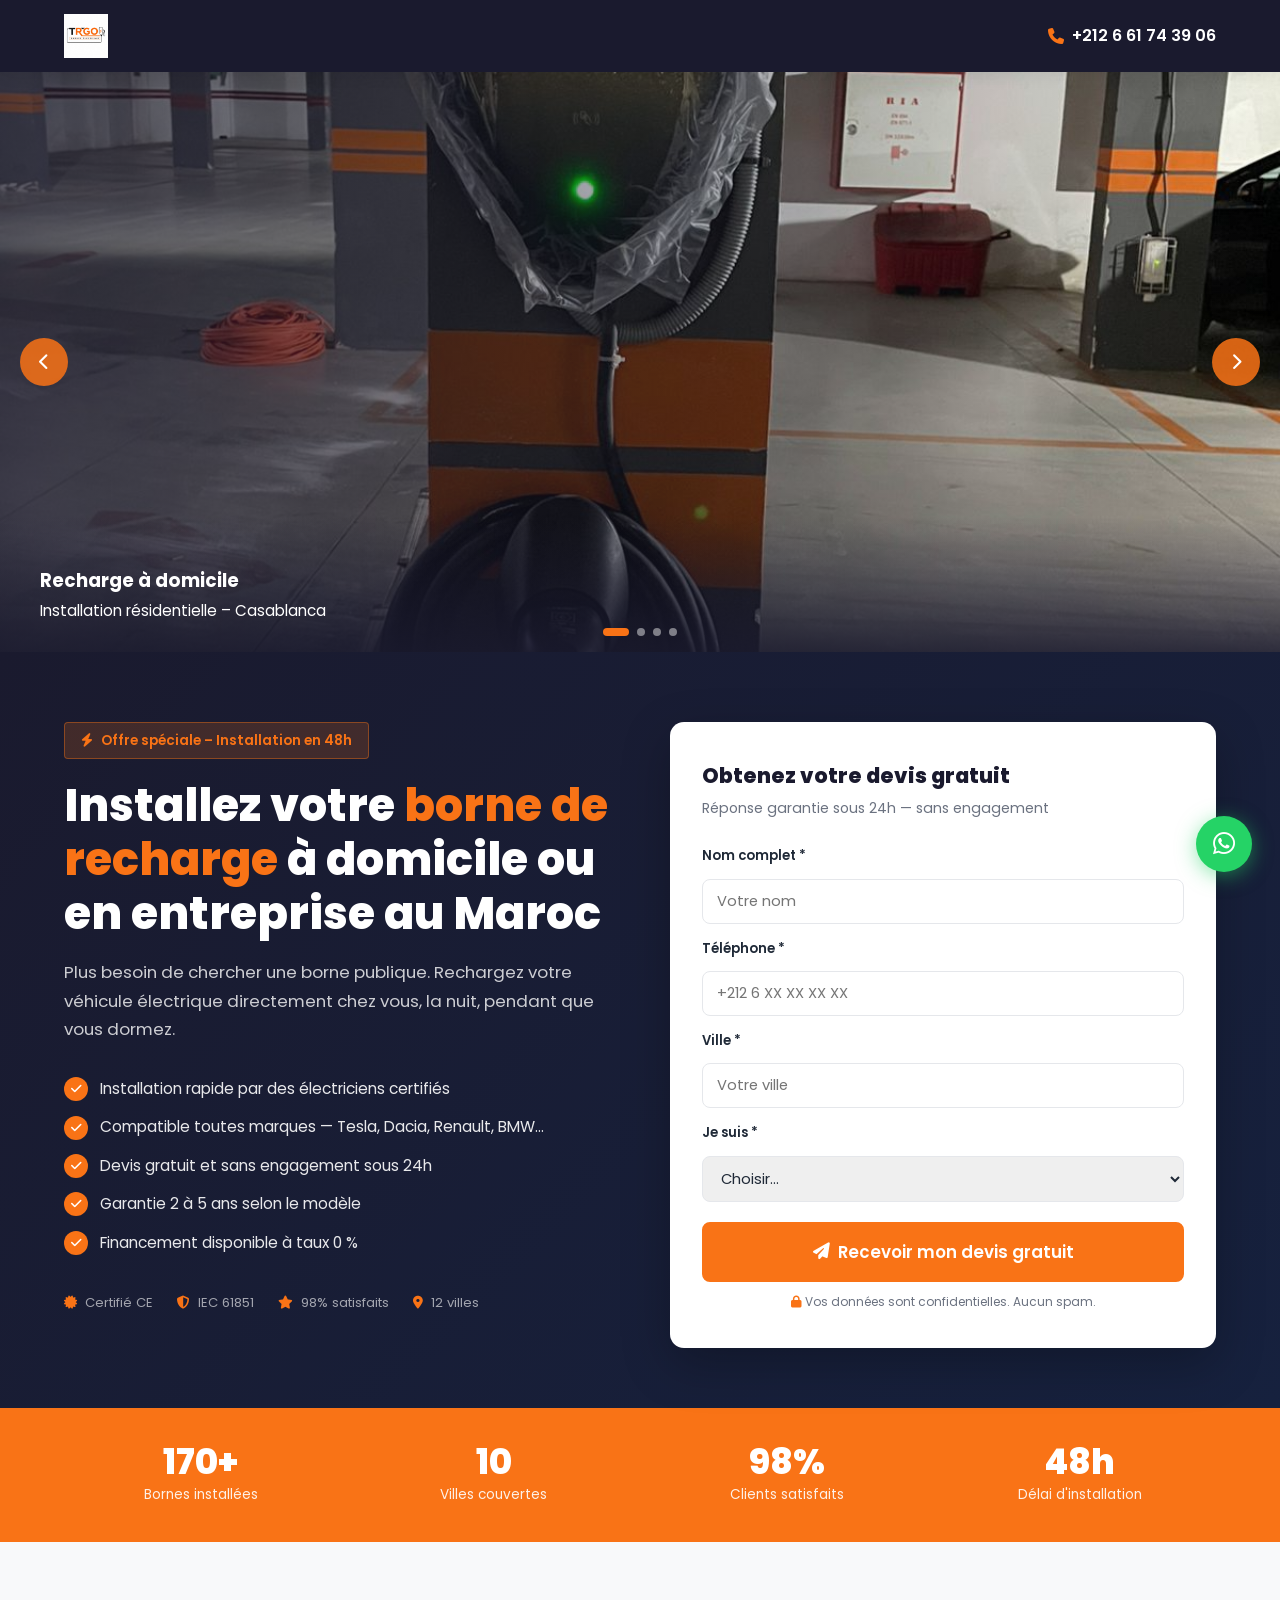
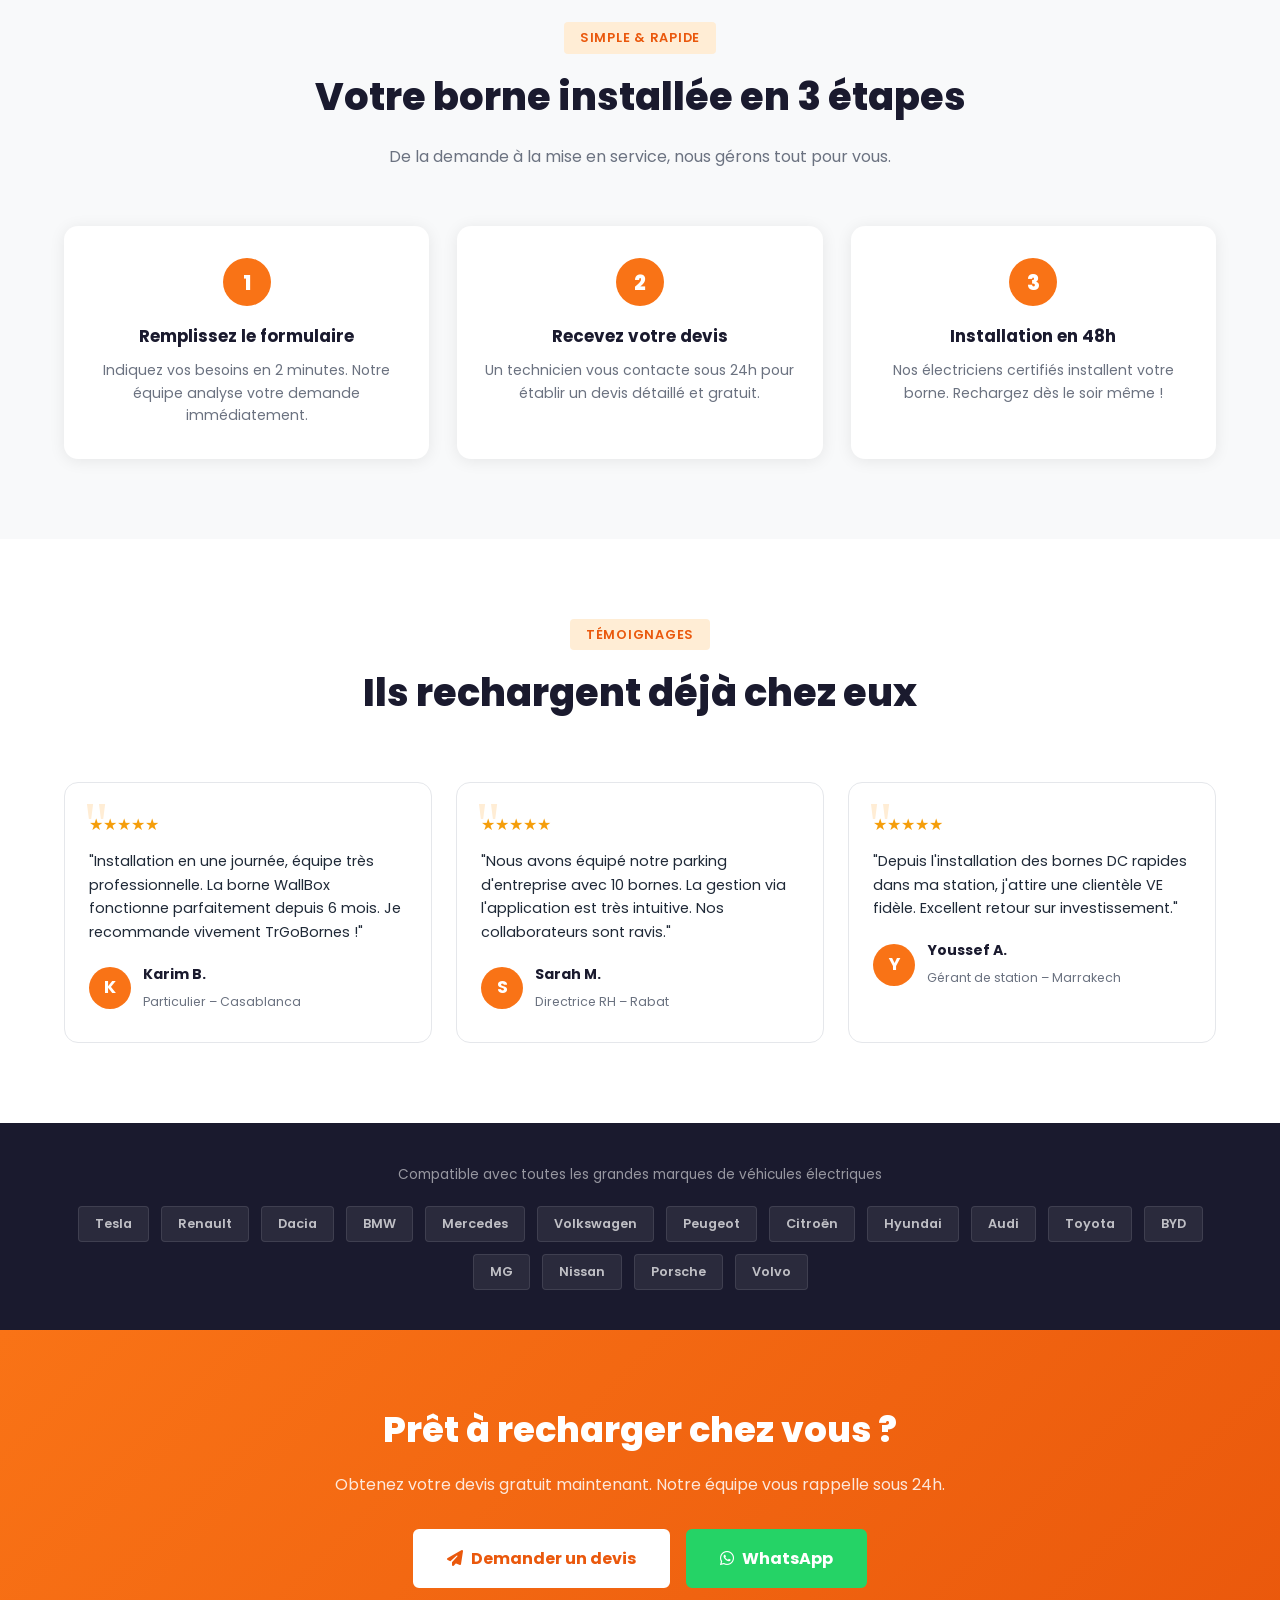
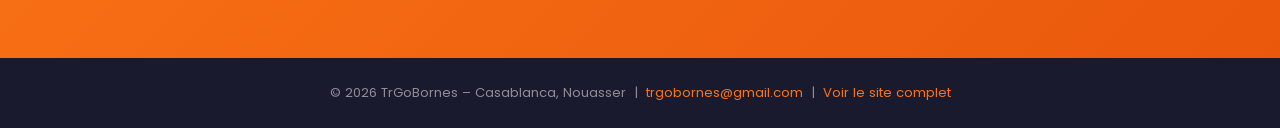
<file: landing.html>
<!DOCTYPE html>
<html lang="fr">
<head>
  <meta charset="UTF-8" />
  <meta name="viewport" content="width=device-width, initial-scale=1.0" />
  <title>Borne de recharge à domicile au Maroc – Devis gratuit | TrGoBornes</title>
  <meta name="description" content="Installez votre borne de recharge en 48h. Devis gratuit sous 24h. Toutes marques. Casablanca, Rabat, Marrakech et partout au Maroc." />
  <link rel="icon" type="image/jpeg" href="images/logo.jpeg" />
  <link rel="apple-touch-icon" href="images/logo.jpeg" />
  <!-- Meta Pixel Code -->
  <script>
  !function(f,b,e,v,n,t,s)
  {if(f.fbq)return;n=f.fbq=function(){n.callMethod?
  n.callMethod.apply(n,arguments):n.queue.push(arguments)};
  if(!f._fbq)f._fbq=n;n.push=n;n.loaded=!0;n.version='2.0';
  n.queue=[];t=b.createElement(e);t.async=!0;
  t.src=v;s=b.getElementsByTagName(e)[0];
  s.parentNode.insertBefore(t,s)}(window, document,'script',
  'https://connect.facebook.net/en_US/fbevents.js');
  fbq('init', '1321188876178210');
  fbq('track', 'PageView');
  </script>
  <noscript><img height="1" width="1" style="display:none"
  src="https://www.facebook.com/tr?id=1321188876178210&ev=PageView&noscript=1"
  /></noscript>
  <!-- End Meta Pixel Code -->
  <link rel="stylesheet" href="css/style.css" />
  <link rel="stylesheet" href="https://cdnjs.cloudflare.com/ajax/libs/font-awesome/6.5.0/css/all.min.css" />
  <link href="https://fonts.googleapis.com/css2?family=Poppins:wght@300;400;500;600;700;800&display=swap" rel="stylesheet" />
  <style>
    /* ── Landing overrides ── */
    .lp-header {
      background: var(--navy);
      padding: 14px 0;
      position: sticky;
      top: 0;
      z-index: 999;
      box-shadow: var(--shadow);
    }
    .lp-header-inner {
      display: flex;
      align-items: center;
      justify-content: space-between;
    }
    .lp-header .logo-img { height: 44px; width: auto; }
    .lp-phone {
      display: flex;
      align-items: center;
      gap: 8px;
      color: var(--white);
      font-weight: 600;
      font-size: 1rem;
    }
    .lp-phone i { color: var(--orange); }

    /* ── Hero ── */
    .lp-hero {
      background: linear-gradient(135deg, var(--navy) 0%, var(--navy-light) 100%);
      padding: 70px 0 60px;
    }
    .lp-hero-grid {
      display: grid;
      grid-template-columns: 1fr 1fr;
      gap: 60px;
      align-items: start;
    }
    .lp-hero-left { color: var(--white); }
    .lp-hero-tag {
      display: inline-flex;
      align-items: center;
      gap: 8px;
      background: rgba(249,115,22,0.18);
      color: var(--orange);
      border: 1px solid rgba(249,115,22,0.4);
      padding: 6px 16px;
      border-radius: 4px;
      font-size: 0.85rem;
      font-weight: 600;
      margin-bottom: 20px;
    }
    .lp-hero h1 {
      font-size: clamp(1.9rem, 3.5vw, 2.8rem);
      font-weight: 800;
      line-height: 1.2;
      margin-bottom: 18px;
    }
    .lp-hero h1 span { color: var(--orange); }
    .lp-hero-sub {
      font-size: 1.05rem;
      color: rgba(255,255,255,0.78);
      margin-bottom: 32px;
      line-height: 1.7;
    }
    .lp-benefits {
      display: flex;
      flex-direction: column;
      gap: 12px;
      margin-bottom: 36px;
    }
    .lp-benefit {
      display: flex;
      align-items: center;
      gap: 12px;
      font-size: 0.97rem;
      color: rgba(255,255,255,0.9);
    }
    .lp-benefit i {
      width: 24px;
      height: 24px;
      background: var(--orange);
      border-radius: 50%;
      display: flex;
      align-items: center;
      justify-content: center;
      font-size: 0.75rem;
      flex-shrink: 0;
      color: white;
    }
    .lp-trust-row {
      display: flex;
      gap: 24px;
      flex-wrap: wrap;
    }
    .lp-trust-item {
      display: flex;
      align-items: center;
      gap: 8px;
      color: rgba(255,255,255,0.6);
      font-size: 0.82rem;
    }
    .lp-trust-item i { color: var(--orange); }

    /* ── Form card ── */
    .lp-form-card {
      background: var(--white);
      border-radius: var(--radius);
      padding: 36px 32px;
      box-shadow: 0 16px 48px rgba(0,0,0,0.25);
    }
    .lp-form-card h2 {
      font-size: 1.3rem;
      font-weight: 800;
      color: var(--navy);
      margin-bottom: 4px;
    }
    .lp-form-card .form-subtitle {
      color: var(--gray);
      font-size: 0.88rem;
      margin-bottom: 24px;
    }
    .lp-form-card .form-group {
      margin-bottom: 14px;
    }
    .lp-form-card label {
      display: block;
      font-size: 0.82rem;
      font-weight: 600;
      color: var(--text);
      margin-bottom: 5px;
    }
    .lp-form-card input,
    .lp-form-card select {
      width: 100%;
      padding: 11px 14px;
      border: 1.5px solid var(--border);
      border-radius: 8px;
      font-family: 'Poppins', sans-serif;
      font-size: 0.92rem;
      color: var(--text);
      outline: none;
      transition: var(--transition);
    }
    .lp-form-card input:focus,
    .lp-form-card select:focus {
      border-color: var(--orange);
      box-shadow: 0 0 0 3px rgba(249,115,22,0.12);
    }
    .lp-form-card .btn-submit {
      width: 100%;
      justify-content: center;
      padding: 15px;
      font-size: 1.05rem;
      margin-top: 6px;
      border-radius: 8px;
    }
    .lp-form-privacy {
      text-align: center;
      font-size: 0.75rem;
      color: var(--gray);
      margin-top: 10px;
    }
    .lp-form-privacy i { color: var(--orange); }
    .form-success-lp {
      display: none;
      text-align: center;
      padding: 24px;
      color: #16a34a;
      font-weight: 600;
    }
    .form-success-lp i { font-size: 2.5rem; margin-bottom: 10px; display: block; }

    /* ── Carousel (top hero) ── */
    .lp-carousel-section {
      position: relative;
      width: 100%;
      overflow: hidden;
    }
    .carousel-wrapper {
      position: relative;
      width: 100%;
      overflow: hidden;
    }
    .carousel-track {
      display: flex;
      transition: transform 0.55s cubic-bezier(0.4,0,0.2,1);
    }
    .carousel-slide {
      min-width: 100%;
      position: relative;
    }
    .carousel-slide img {
      width: 100%;
      height: 580px;
      object-fit: cover;
      display: block;
    }
    .carousel-overlay {
      position: absolute;
      inset: 0;
      background: linear-gradient(to right, rgba(26,26,46,0.72) 0%, rgba(26,26,46,0.3) 60%, transparent 100%);
    }
    .carousel-caption {
      position: absolute;
      bottom: 0;
      left: 0;
      right: 0;
      background: linear-gradient(transparent, rgba(26,26,46,0.85));
      color: white;
      padding: 48px 40px 28px;
      font-size: 0.95rem;
    }
    .carousel-caption strong { display: block; font-size: 1.15rem; margin-bottom: 2px; }
    .carousel-btn {
      position: absolute;
      top: 50%;
      transform: translateY(-50%);
      background: rgba(249,115,22,0.85);
      color: white;
      border: none;
      width: 48px;
      height: 48px;
      border-radius: 50%;
      font-size: 1.05rem;
      cursor: pointer;
      display: flex;
      align-items: center;
      justify-content: center;
      transition: var(--transition);
      z-index: 10;
    }
    .carousel-btn:hover { background: var(--orange-dark); transform: translateY(-50%) scale(1.08); }
    .carousel-btn.prev { left: 20px; }
    .carousel-btn.next { right: 20px; }
    .carousel-dots {
      position: absolute;
      bottom: 16px;
      left: 50%;
      transform: translateX(-50%);
      display: flex;
      gap: 8px;
      z-index: 10;
    }
    .carousel-dot {
      width: 8px;
      height: 8px;
      border-radius: 50%;
      background: rgba(255,255,255,0.45);
      border: none;
      cursor: pointer;
      transition: var(--transition);
      padding: 0;
    }
    .carousel-dot.active { background: var(--orange); width: 26px; border-radius: 4px; }
    @media (max-width: 768px) {
      .carousel-slide img { height: 300px; }
      .carousel-caption { padding: 32px 20px 48px; }
    }
    @media (max-width: 480px) {
      .carousel-slide img { height: 220px; }
    }

    /* ── Stats bar ── */
    .lp-stats {
      background: var(--orange);
      padding: 36px 0;
    }
    .lp-stats-grid {
      display: grid;
      grid-template-columns: repeat(4, 1fr);
      gap: 20px;
      text-align: center;
    }
    .lp-stat { color: var(--white); }
    .lp-stat-num {
      font-size: 2.2rem;
      font-weight: 800;
      line-height: 1;
    }
    .lp-stat-label { font-size: 0.85rem; opacity: 0.9; margin-top: 4px; }

    /* ── How it works ── */
    .lp-steps { padding: 80px 0; background: var(--gray-light); }
    .lp-steps-grid {
      display: grid;
      grid-template-columns: repeat(3, 1fr);
      gap: 28px;
      margin-top: 48px;
    }
    .lp-step {
      background: var(--white);
      border-radius: var(--radius);
      padding: 32px 24px;
      text-align: center;
      position: relative;
      box-shadow: var(--shadow);
    }
    .lp-step-num {
      width: 48px;
      height: 48px;
      background: var(--orange);
      color: white;
      border-radius: 50%;
      font-size: 1.3rem;
      font-weight: 800;
      display: flex;
      align-items: center;
      justify-content: center;
      margin: 0 auto 16px;
    }
    .lp-step h3 { font-size: 1.05rem; font-weight: 700; color: var(--navy); margin-bottom: 8px; }
    .lp-step p { font-size: 0.88rem; color: var(--gray); line-height: 1.6; }

    /* ── Testimonials ── */
    .lp-testimonials { padding: 80px 0; }
    .lp-testimonials-grid {
      display: grid;
      grid-template-columns: repeat(3, 1fr);
      gap: 24px;
      margin-top: 48px;
    }
    .lp-testimonial {
      background: var(--white);
      border: 1.5px solid var(--border);
      border-radius: var(--radius);
      padding: 28px 24px;
      position: relative;
    }
    .lp-testimonial::before {
      content: '"';
      font-size: 4rem;
      color: var(--orange-tint);
      font-family: Georgia, serif;
      position: absolute;
      top: 10px;
      left: 18px;
      line-height: 1;
    }
    .lp-testimonial .stars { color: #F59E0B; margin-bottom: 12px; }
    .lp-testimonial p { font-size: 0.9rem; color: var(--text); line-height: 1.65; margin-bottom: 18px; }
    .lp-testimonial-author { display: flex; align-items: center; gap: 12px; }
    .lp-avatar {
      width: 42px;
      height: 42px;
      border-radius: 50%;
      background: var(--orange);
      color: white;
      font-weight: 700;
      font-size: 1.1rem;
      display: flex;
      align-items: center;
      justify-content: center;
    }
    .lp-author-info strong { display: block; font-size: 0.88rem; color: var(--navy); }
    .lp-author-info span { font-size: 0.78rem; color: var(--gray); }

    /* ── Brands strip ── */
    .lp-brands { background: var(--navy); padding: 40px 0; }
    .lp-brands-label { text-align: center; color: rgba(255,255,255,0.55); font-size: 0.85rem; margin-bottom: 20px; }
    .lp-brands-row {
      display: flex;
      flex-wrap: wrap;
      justify-content: center;
      gap: 12px;
    }
    .lp-brand-chip {
      background: rgba(255,255,255,0.07);
      color: rgba(255,255,255,0.7);
      padding: 6px 16px;
      border-radius: 4px;
      font-size: 0.8rem;
      font-weight: 600;
      border: 1px solid rgba(255,255,255,0.1);
    }

    /* ── Final CTA ── */
    .lp-cta {
      background: linear-gradient(135deg, var(--orange) 0%, var(--orange-dark) 100%);
      padding: 70px 0;
      text-align: center;
    }
    .lp-cta h2 { color: white; font-size: clamp(1.6rem, 3vw, 2.2rem); font-weight: 800; margin-bottom: 12px; }
    .lp-cta p { color: rgba(255,255,255,0.85); margin-bottom: 30px; font-size: 1rem; }
    .lp-cta-btns { display: flex; gap: 16px; justify-content: center; flex-wrap: wrap; }
    .btn-white-solid {
      background: white;
      color: var(--orange-dark);
      border: 2px solid white;
      display: inline-flex;
      align-items: center;
      gap: 8px;
      padding: 14px 32px;
      border-radius: 6px;
      font-weight: 700;
      font-size: 1rem;
      cursor: pointer;
      transition: var(--transition);
    }
    .btn-white-solid:hover { background: var(--orange-tint); transform: translateY(-2px); }
    .btn-whatsapp-cta {
      background: #25D366;
      color: white;
      border: 2px solid #25D366;
      display: inline-flex;
      align-items: center;
      gap: 8px;
      padding: 14px 32px;
      border-radius: 6px;
      font-weight: 700;
      font-size: 1rem;
      cursor: pointer;
      transition: var(--transition);
    }
    .btn-whatsapp-cta:hover { background: #1ebe5d; transform: translateY(-2px); }

    /* ── Footer ── */
    .lp-footer {
      background: var(--navy);
      color: rgba(255,255,255,0.5);
      text-align: center;
      padding: 24px;
      font-size: 0.82rem;
    }
    .lp-footer a { color: var(--orange); }

    /* ── WhatsApp float ── */
    .whatsapp-float {
      position: fixed;
      bottom: 28px;
      right: 28px;
      width: 56px;
      height: 56px;
      background: #25D366;
      color: white;
      border-radius: 50%;
      display: flex;
      align-items: center;
      justify-content: center;
      font-size: 1.6rem;
      box-shadow: 0 4px 20px rgba(37,211,102,0.5);
      z-index: 1000;
      transition: var(--transition);
    }
    .whatsapp-float:hover { transform: scale(1.1); }

    /* ── Responsive ── */
    @media (max-width: 900px) {
      .lp-hero-grid { grid-template-columns: 1fr; gap: 36px; }
      .lp-stats-grid { grid-template-columns: repeat(2, 1fr); }
      .lp-steps-grid { grid-template-columns: 1fr; }
      .lp-testimonials-grid { grid-template-columns: 1fr; }
    }
    @media (max-width: 600px) {
      .lp-hero { padding: 40px 0 36px; }
      .lp-form-card { padding: 24px 18px; }
      .lp-stats-grid { grid-template-columns: repeat(2, 1fr); gap: 16px; }
      .lp-stat-num { font-size: 1.7rem; }
    }
  </style>
</head>
<body>

  <!-- ===== HEADER ===== -->
  <header class="lp-header">
    <div class="container lp-header-inner">
      <a href="index.html">
        <img src="images/logo.jpeg" alt="TrGoBornes" class="logo-img" />
      </a>
      <a href="tel:+212661743906" class="lp-phone">
        <i class="fa-solid fa-phone"></i> +212 6 61 74 39 06
      </a>
    </div>
  </header>

  <!-- ===== CAROUSEL (top) ===== -->
  <section class="lp-carousel-section">
    <div class="carousel-wrapper">
      <div class="carousel-track" id="carouselTrack">
        <div class="carousel-slide">
          <img src="images/car1.jpeg" alt="Véhicule électrique en recharge – TrGoBornes" />
          <div class="carousel-overlay"></div>
          <div class="carousel-caption">
            <strong>Recharge à domicile</strong>
            Installation résidentielle – Casablanca
          </div>
        </div>
        <div class="carousel-slide">
          <img src="images/car2.jpeg" alt="Borne de recharge installée par TrGoBornes" />
          <div class="carousel-overlay"></div>
          <div class="carousel-caption">
            <strong>Solution entreprise</strong>
            Parking privé équipé – Rabat
          </div>
        </div>
        <div class="carousel-slide">
          <img src="images/car3.png" alt="Station de recharge rapide TrGoBornes" />
          <div class="carousel-overlay"></div>
          <div class="carousel-caption">
            <strong>Recharge rapide DC</strong>
            Station-service partenaire – Marrakech
          </div>
        </div>
        <div class="carousel-slide">
          <img src="images/car4.png" alt="Borne de recharge TrGoBornes" />
          <div class="carousel-overlay"></div>
          <div class="carousel-caption">
            <strong>Installation professionnelle</strong>
            Borne certifiée CE & IEC 61851
          </div>
        </div>
      </div>
      <button class="carousel-btn prev" id="carouselPrev" aria-label="Précédent">
        <i class="fa-solid fa-chevron-left"></i>
      </button>
      <button class="carousel-btn next" id="carouselNext" aria-label="Suivant">
        <i class="fa-solid fa-chevron-right"></i>
      </button>
      <div class="carousel-dots" id="carouselDots">
        <button class="carousel-dot active" data-index="0" aria-label="Photo 1"></button>
        <button class="carousel-dot" data-index="1" aria-label="Photo 2"></button>
        <button class="carousel-dot" data-index="2" aria-label="Photo 3"></button>
        <button class="carousel-dot" data-index="3" aria-label="Photo 4"></button>
      </div>
    </div>
  </section>

  <!-- ===== HERO ===== -->
  <section class="lp-hero">
    <div class="container lp-hero-grid">

      <!-- Left: copy -->
      <div class="lp-hero-left">
        <div class="lp-hero-tag">
          <i class="fa-solid fa-bolt"></i> Offre spéciale – Installation en 48h
        </div>
        <h1>Installez votre <span>borne de recharge</span> à domicile ou en entreprise au Maroc</h1>
        <p class="lp-hero-sub">
          Plus besoin de chercher une borne publique. Rechargez votre véhicule électrique directement chez vous, la nuit, pendant que vous dormez.
        </p>
        <div class="lp-benefits">
          <div class="lp-benefit">
            <i class="fa-solid fa-check"></i>
            Installation rapide par des électriciens certifiés
          </div>
          <div class="lp-benefit">
            <i class="fa-solid fa-check"></i>
            Compatible toutes marques — Tesla, Dacia, Renault, BMW…
          </div>
          <div class="lp-benefit">
            <i class="fa-solid fa-check"></i>
            Devis gratuit et sans engagement sous 24h
          </div>
          <div class="lp-benefit">
            <i class="fa-solid fa-check"></i>
            Garantie 2 à 5 ans selon le modèle
          </div>
          <div class="lp-benefit">
            <i class="fa-solid fa-check"></i>
            Financement disponible à taux 0 %
          </div>
        </div>
        <div class="lp-trust-row">
          <div class="lp-trust-item"><i class="fa-solid fa-certificate"></i> Certifié CE</div>
          <div class="lp-trust-item"><i class="fa-solid fa-shield-halved"></i> IEC 61851</div>
          <div class="lp-trust-item"><i class="fa-solid fa-star"></i> 98% satisfaits</div>
          <div class="lp-trust-item"><i class="fa-solid fa-map-marker-alt"></i> 12 villes</div>
        </div>
      </div>

      <!-- Right: form -->
      <div class="lp-form-card">
        <h2>Obtenez votre devis gratuit</h2>
        <p class="form-subtitle">Réponse garantie sous 24h — sans engagement</p>
        <form id="lpForm">
          <div class="form-group">
            <label for="lp-name">Nom complet *</label>
            <input type="text" id="lp-name" name="name" placeholder="Votre nom" required />
          </div>
          <div class="form-group">
            <label for="lp-phone">Téléphone *</label>
            <input type="tel" id="lp-phone" name="phone" placeholder="+212 6 XX XX XX XX" required />
          </div>
          <div class="form-group">
            <label for="lp-city">Ville *</label>
            <input type="text" id="lp-city" name="city" placeholder="Votre ville" required />
          </div>
          <div class="form-group">
            <label for="lp-type">Je suis *</label>
            <select id="lp-type" name="type" required>
              <option value="">Choisir...</option>
              <option value="particulier">Particulier (domicile)</option>
              <option value="entreprise">Entreprise / Parking</option>
              <option value="station">Station-service</option>
              <option value="autre">Autre</option>
            </select>
          </div>
          <button type="submit" class="btn btn-primary btn-submit">
            <i class="fa-solid fa-paper-plane"></i> Recevoir mon devis gratuit
          </button>
          <p class="lp-form-privacy"><i class="fa-solid fa-lock"></i> Vos données sont confidentielles. Aucun spam.</p>
        </form>
        <div class="form-success-lp" id="lpSuccess">
          <i class="fa-solid fa-circle-check"></i>
          Merci ! Votre demande a bien été reçue.<br/>
          Nous vous contactons sous 24h.
        </div>
      </div>

    </div>
  </section>

  <!-- ===== STATS BAR ===== -->
  <section class="lp-stats">
    <div class="container lp-stats-grid">
      <div class="lp-stat">
        <div class="lp-stat-num">170+</div>
        <div class="lp-stat-label">Bornes installées</div>
      </div>
      <div class="lp-stat">
        <div class="lp-stat-num">10</div>
        <div class="lp-stat-label">Villes couvertes</div>
      </div>
      <div class="lp-stat">
        <div class="lp-stat-num">98%</div>
        <div class="lp-stat-label">Clients satisfaits</div>
      </div>
      <div class="lp-stat">
        <div class="lp-stat-num">48h</div>
        <div class="lp-stat-label">Délai d'installation</div>
      </div>
    </div>
  </section>

  <!-- ===== HOW IT WORKS ===== -->
  <section class="lp-steps">
    <div class="container">
      <div class="section-header">
        <span class="tag">Simple & Rapide</span>
        <h2>Votre borne installée en 3 étapes</h2>
        <p>De la demande à la mise en service, nous gérons tout pour vous.</p>
      </div>
      <div class="lp-steps-grid">
        <div class="lp-step">
          <div class="lp-step-num">1</div>
          <h3>Remplissez le formulaire</h3>
          <p>Indiquez vos besoins en 2 minutes. Notre équipe analyse votre demande immédiatement.</p>
        </div>
        <div class="lp-step">
          <div class="lp-step-num">2</div>
          <h3>Recevez votre devis</h3>
          <p>Un technicien vous contacte sous 24h pour établir un devis détaillé et gratuit.</p>
        </div>
        <div class="lp-step">
          <div class="lp-step-num">3</div>
          <h3>Installation en 48h</h3>
          <p>Nos électriciens certifiés installent votre borne. Rechargez dès le soir même !</p>
        </div>
      </div>
    </div>
  </section>

  <!-- ===== TESTIMONIALS ===== -->
  <section class="lp-testimonials">
    <div class="container">
      <div class="section-header">
        <span class="tag">Témoignages</span>
        <h2>Ils rechargent déjà chez eux</h2>
      </div>
      <div class="lp-testimonials-grid">
        <div class="lp-testimonial">
          <div class="stars">★★★★★</div>
          <p>"Installation en une journée, équipe très professionnelle. La borne WallBox fonctionne parfaitement depuis 6 mois. Je recommande vivement TrGoBornes !"</p>
          <div class="lp-testimonial-author">
            <div class="lp-avatar">K</div>
            <div class="lp-author-info">
              <strong>Karim B.</strong>
              <span>Particulier – Casablanca</span>
            </div>
          </div>
        </div>
        <div class="lp-testimonial">
          <div class="stars">★★★★★</div>
          <p>"Nous avons équipé notre parking d'entreprise avec 10 bornes. La gestion via l'application est très intuitive. Nos collaborateurs sont ravis."</p>
          <div class="lp-testimonial-author">
            <div class="lp-avatar">S</div>
            <div class="lp-author-info">
              <strong>Sarah M.</strong>
              <span>Directrice RH – Rabat</span>
            </div>
          </div>
        </div>
        <div class="lp-testimonial">
          <div class="stars">★★★★★</div>
          <p>"Depuis l'installation des bornes DC rapides dans ma station, j'attire une clientèle VE fidèle. Excellent retour sur investissement."</p>
          <div class="lp-testimonial-author">
            <div class="lp-avatar">Y</div>
            <div class="lp-author-info">
              <strong>Youssef A.</strong>
              <span>Gérant de station – Marrakech</span>
            </div>
          </div>
        </div>
      </div>
    </div>
  </section>

  <!-- ===== BRANDS ===== -->
  <section class="lp-brands">
    <div class="container">
      <p class="lp-brands-label">Compatible avec toutes les grandes marques de véhicules électriques</p>
      <div class="lp-brands-row">
        <div class="lp-brand-chip">Tesla</div>
        <div class="lp-brand-chip">Renault</div>
        <div class="lp-brand-chip">Dacia</div>
        <div class="lp-brand-chip">BMW</div>
        <div class="lp-brand-chip">Mercedes</div>
        <div class="lp-brand-chip">Volkswagen</div>
        <div class="lp-brand-chip">Peugeot</div>
        <div class="lp-brand-chip">Citroën</div>
        <div class="lp-brand-chip">Hyundai</div>
        <div class="lp-brand-chip">Audi</div>
        <div class="lp-brand-chip">Toyota</div>
        <div class="lp-brand-chip">BYD</div>
        <div class="lp-brand-chip">MG</div>
        <div class="lp-brand-chip">Nissan</div>
        <div class="lp-brand-chip">Porsche</div>
        <div class="lp-brand-chip">Volvo</div>
      </div>
    </div>
  </section>

  <!-- ===== FINAL CTA ===== -->
  <section class="lp-cta">
    <div class="container">
      <h2>Prêt à recharger chez vous ?</h2>
      <p>Obtenez votre devis gratuit maintenant. Notre équipe vous rappelle sous 24h.</p>
      <div class="lp-cta-btns">
        <a href="#lpForm" class="btn-white-solid" onclick="document.getElementById('lp-name').focus()">
          <i class="fa-solid fa-paper-plane"></i> Demander un devis
        </a>
        <a href="https://wa.me/212678975758?text=Bonjour%2C%20je%20souhaite%20un%20devis%20pour%20une%20borne%20de%20recharge." class="btn-whatsapp-cta" target="_blank">
          <i class="fa-brands fa-whatsapp"></i> WhatsApp
        </a>
      </div>
    </div>
  </section>

  <!-- ===== FOOTER ===== -->
  <footer class="lp-footer">
    <p>&copy; 2026 TrGoBornes – Casablanca, Nouasser &nbsp;|&nbsp; <a href="mailto:trgobornes@gmail.com">trgobornes@gmail.com</a> &nbsp;|&nbsp; <a href="index.html">Voir le site complet</a></p>
  </footer>

  <!-- WhatsApp float -->
  <a href="https://wa.me/212678975758?text=Bonjour%2C%20je%20souhaite%20un%20devis%20pour%20une%20borne%20de%20recharge." class="whatsapp-float" target="_blank" aria-label="WhatsApp">
    <i class="fa-brands fa-whatsapp"></i>
  </a>

  <script>
    document.getElementById('lpForm').addEventListener('submit', function(e) {
      e.preventDefault();
      var name  = document.getElementById('lp-name').value;
      var phone = document.getElementById('lp-phone').value;
      var city  = document.getElementById('lp-city').value;
      var type  = document.getElementById('lp-type').value;

      var msg = 'Bonjour TrGoBornes,%0A%0A'
        + 'Nouvelle demande de devis :%0A'
        + '👤 Nom : ' + encodeURIComponent(name) + '%0A'
        + '📞 Téléphone : ' + encodeURIComponent(phone) + '%0A'
        + '📍 Ville : ' + encodeURIComponent(city) + '%0A'
        + '🏷️ Type : ' + encodeURIComponent(type);

      this.style.display = 'none';
      document.getElementById('lpSuccess').style.display = 'block';
      fbq('track', 'Lead');

      setTimeout(function() {
        window.open('https://wa.me/212678975758?text=' + msg, '_blank');
      }, 800);
    });

    // Carousel
    (function() {
      const track = document.getElementById('carouselTrack');
      const dots = document.querySelectorAll('.carousel-dot');
      const total = 4;
      let current = 0;
      let timer;

      function goTo(index) {
        current = (index + total) % total;
        track.style.transform = 'translateX(-' + (current * 100) + '%)';
        dots.forEach(function(d, i) {
          d.classList.toggle('active', i === current);
        });
      }

      function next() { goTo(current + 1); }
      function prev() { goTo(current - 1); }

      function resetTimer() {
        clearInterval(timer);
        timer = setInterval(next, 4000);
      }

      document.getElementById('carouselNext').addEventListener('click', function() { next(); resetTimer(); });
      document.getElementById('carouselPrev').addEventListener('click', function() { prev(); resetTimer(); });
      dots.forEach(function(d) {
        d.addEventListener('click', function() { goTo(parseInt(this.dataset.index)); resetTimer(); });
      });

      timer = setInterval(next, 4000);
    })();
  </script>

</body>
</html>
</file>
<file: css/style.css>
/* ===========================
   TrGoBornes – Stylesheet (Orange Theme)
   =========================== */

:root {
  --orange: #F97316;
  --orange-dark: #EA580C;
  --orange-light: #FFF7ED;
  --orange-tint: #FFEDD5;
  --navy: #1A1A2E;
  --navy-light: #16213E;
  --white: #FFFFFF;
  --gray-light: #F8F9FA;
  --gray: #6B7280;
  --text: #1F2937;
  --border: #E5E7EB;
  --shadow: 0 2px 16px rgba(0,0,0,0.08);
  --shadow-lg: 0 8px 32px rgba(0,0,0,0.14);
  --radius: 14px;
  --transition: 0.28s cubic-bezier(0.4,0,0.2,1);
}

*, *::before, *::after { box-sizing: border-box; margin: 0; padding: 0; }
html { scroll-behavior: smooth; }
body {
  font-family: 'Poppins', sans-serif;
  color: var(--text);
  background: var(--white);
  overflow-x: hidden;
  line-height: 1.7;
}
a { text-decoration: none; color: inherit; transition: var(--transition); }
ul { list-style: none; }
img { max-width: 100%; display: block; }
.container { width: 90%; max-width: 1200px; margin: 0 auto; }
.section { padding: 90px 0; }

/* ===== BUTTONS ===== */
.btn {
  display: inline-flex;
  align-items: center;
  gap: 8px;
  padding: 12px 28px;
  border-radius: 6px;
  font-weight: 600;
  font-size: 0.95rem;
  cursor: pointer;
  border: 2px solid transparent;
  transition: var(--transition);
  font-family: 'Poppins', sans-serif;
}
.btn-primary {
  background: var(--orange);
  color: var(--white);
  border-color: var(--orange);
}
.btn-primary:hover {
  background: var(--orange-dark);
  border-color: var(--orange-dark);
  transform: translateY(-2px);
  box-shadow: 0 6px 20px rgba(249,115,22,0.35);
}
.btn-outline-orange {
  background: transparent;
  color: var(--orange);
  border-color: var(--orange);
}
.btn-outline-orange:hover {
  background: var(--orange);
  color: var(--white);
  transform: translateY(-2px);
}
.btn-white {
  background: var(--white);
  color: var(--orange);
  border-color: var(--white);
}
.btn-white:hover {
  background: var(--orange-tint);
  transform: translateY(-2px);
}
.btn-lg { padding: 14px 36px; font-size: 1rem; }
.btn-full { width: 100%; justify-content: center; }

/* ===== SECTION HEADER ===== */
.section-header { text-align: center; margin-bottom: 56px; }
.section-header h2 {
  font-size: clamp(1.8rem, 3vw, 2.4rem);
  font-weight: 800;
  color: var(--navy);
  margin: 10px 0 14px;
}
.section-header p { color: var(--gray); max-width: 540px; margin: 0 auto; }

.tag {
  display: inline-block;
  background: var(--orange-tint);
  color: var(--orange-dark);
  padding: 5px 16px;
  border-radius: 4px;
  font-size: 0.8rem;
  font-weight: 600;
  letter-spacing: 0.06em;
  text-transform: uppercase;
}
.tag-white {
  background: rgba(255,255,255,0.2);
  color: var(--white);
}

/* ===== TOP BAR ===== */
.topbar {
  background: var(--orange);
  color: var(--white);
  font-size: 0.82rem;
  padding: 9px 0;
  position: relative;
  z-index: 200;
}
.topbar-inner {
  display: flex;
  justify-content: space-between;
  align-items: center;
  gap: 12px;
  flex-wrap: wrap;
}
.topbar-left {
  display: flex;
  align-items: center;
  gap: 20px;
  flex-wrap: wrap;
}
.topbar-left span {
  display: flex;
  align-items: center;
  gap: 6px;
  color: rgba(255,255,255,0.92);
}
.topbar-right {
  display: flex;
  align-items: center;
  gap: 14px;
}
.topbar-right a {
  color: rgba(255,255,255,0.85);
  font-size: 0.9rem;
  transition: var(--transition);
}
.topbar-right a:hover { color: var(--white); }

/* ===== HEADER / NAV ===== */
#header {
  background: var(--white);
  position: sticky;
  top: 0;
  z-index: 999;
  box-shadow: 0 2px 12px rgba(0,0,0,0.08);
  padding: 0;
}
.nav {
  display: flex;
  align-items: center;
  justify-content: space-between;
  gap: 24px;
  height: 72px;
}
.logo { display: flex; align-items: center; }
.logo-img { height: 48px; width: auto; object-fit: contain; }
.logo-img-footer { height: 42px; }

.nav-links {
  display: flex;
  align-items: center;
  gap: 4px;
  flex: 1;
  justify-content: center;
}
.nav-links > li { position: relative; }
.nav-links > li > a {
  color: var(--text);
  font-size: 0.92rem;
  font-weight: 500;
  padding: 8px 14px;
  border-radius: 6px;
  display: flex;
  align-items: center;
  gap: 5px;
  white-space: nowrap;
}
.nav-links > li > a:hover,
.nav-links > li > a.active { color: var(--orange); }
.nav-links > li > a .fa-chevron-down { font-size: 0.7rem; }

/* Dropdown */
.dropdown {
  position: absolute;
  top: calc(100% + 8px);
  left: 0;
  background: var(--white);
  border-radius: 10px;
  box-shadow: 0 8px 32px rgba(0,0,0,0.12);
  min-width: 200px;
  padding: 8px 0;
  opacity: 0;
  visibility: hidden;
  transform: translateY(8px);
  transition: var(--transition);
  border-top: 3px solid var(--orange);
}
.has-dropdown:hover .dropdown {
  opacity: 1;
  visibility: visible;
  transform: translateY(0);
}
.dropdown li a {
  display: block;
  padding: 10px 20px;
  font-size: 0.88rem;
  color: var(--text);
  transition: var(--transition);
}
.dropdown li a:hover {
  background: var(--orange-light);
  color: var(--orange);
  padding-left: 26px;
}

.nav-cta { flex-shrink: 0; }
.hamburger {
  display: none;
  flex-direction: column;
  gap: 5px;
  background: none;
  border: none;
  cursor: pointer;
  padding: 4px;
}
.hamburger span {
  width: 26px; height: 2px;
  background: var(--text);
  border-radius: 2px;
  transition: var(--transition);
  display: block;
}
.hamburger.active span:nth-child(1) { transform: translateY(7px) rotate(45deg); }
.hamburger.active span:nth-child(2) { opacity: 0; transform: scaleX(0); }
.hamburger.active span:nth-child(3) { transform: translateY(-7px) rotate(-45deg); }

/* ===== ANNOUNCEMENT BAR ===== */
.announce-bar {
  background: var(--orange);
  color: var(--white);
  text-align: center;
  padding: 11px 16px;
  font-size: 0.9rem;
  font-weight: 500;
}
.announce-bar i { margin-right: 6px; }
.announce-bar a {
  color: var(--white);
  font-weight: 700;
  text-decoration: underline;
  margin-left: 8px;
}
.announce-bar a:hover { opacity: 0.85; }

/* ===== HERO ===== */
.hero {
  display: grid;
  grid-template-columns: 1fr 1fr;
  min-height: calc(100vh - 110px);
  overflow: hidden;
}
.hero-left {
  display: flex;
  align-items: center;
  background: var(--white);
  padding: 60px 0;
}
.hero-left-content {
  padding: 0 60px 0 calc((100vw - 1200px) / 2 + 5%);
  max-width: 620px;
}
.hero-left-content h1 {
  font-size: clamp(2rem, 3.5vw, 3rem);
  font-weight: 800;
  color: var(--navy);
  line-height: 1.2;
  margin-bottom: 20px;
}
.hero-left-content h1 span {
  background: var(--orange);
  color: var(--white);
  padding: 2px 8px;
  display: inline;
  border-radius: 4px;
}
.hero-left-content p {
  color: var(--gray);
  font-size: 1rem;
  margin-bottom: 32px;
  text-align: justify;
}
.hero-btns { display: flex; gap: 14px; flex-wrap: wrap; margin-bottom: 48px; }
.hero-stats {
  display: flex;
  align-items: center;
  gap: 0;
  padding-top: 32px;
  border-top: 1px solid var(--border);
}
.stat {
  display: flex;
  flex-direction: column;
  align-items: center;
  flex: 1;
  text-align: center;
}
.stat span {
  font-size: 2.2rem;
  font-weight: 800;
  color: var(--orange);
  line-height: 1;
}
.stat p { font-size: 0.78rem; color: var(--gray); margin: 4px 0 0; }
.stat-divider { width: 1px; height: 48px; background: var(--border); flex-shrink: 0; }

/* Hero right */
.hero-right {
  position: relative;
  overflow: hidden;
  clip-path: polygon(8% 0%, 100% 0%, 100% 100%, 0% 100%);
}
.hero-image-bg {
  width: 100%;
  height: 100%;
  background: url('../images/bg.png') center center / cover no-repeat;
  position: relative;
  overflow: hidden;
}
.hero-image-bg::before {
  content: '';
  position: absolute;
  inset: 0;
  background: linear-gradient(to right, rgba(255,255,255,0.08) 0%, rgba(0,0,0,0.18) 100%);
}
.hero-image-content {
  position: relative;
  z-index: 2;
  width: 100%;
  height: 100%;
  display: flex;
  align-items: flex-end;
  justify-content: flex-start;
  padding: 28px;
}
.hero-icon-main { display: none; }
.hero-floating-card {
  position: absolute;
  background: rgba(255,255,255,0.95);
  border-radius: 12px;
  padding: 12px 16px;
  display: flex;
  align-items: center;
  gap: 10px;
  box-shadow: 0 8px 24px rgba(0,0,0,0.2);
  font-size: 0.82rem;
  color: var(--text);
  white-space: nowrap;
  top: 20%;
  right: 10%;
  animation: cardFloat 5s ease-in-out infinite;
}
.card-2 {
  top: auto;
  bottom: 20%;
  right: auto;
  left: 8%;
  animation-delay: 2s;
}
.hero-floating-card i { color: var(--orange); font-size: 1.3rem; }
@keyframes cardFloat {
  0%,100% { transform: translateY(0); }
  50% { transform: translateY(-8px); }
}

/* ===== SEGMENTS ===== */
.segments { background: var(--gray-light); }
.segments-grid {
  display: grid;
  grid-template-columns: repeat(3, 1fr);
  gap: 24px;
}
.segment-card {
  background: var(--white);
  border-radius: var(--radius);
  padding: 36px 28px;
  box-shadow: var(--shadow);
  transition: var(--transition);
  position: relative;
  overflow: hidden;
  border-top: 4px solid var(--border);
}
.segment-card:hover {
  border-top-color: var(--orange);
  transform: translateY(-6px);
  box-shadow: var(--shadow-lg);
}
.segment-card.featured {
  background: var(--orange);
  color: var(--white);
  border-top-color: var(--orange-dark);
}
.segment-card.featured p,
.segment-card.featured .segment-features li { color: rgba(255,255,255,0.82); }
.badge-featured {
  position: absolute;
  top: 16px; right: 16px;
  background: var(--white);
  color: var(--orange);
  font-size: 0.72rem;
  font-weight: 700;
  padding: 3px 12px;
  border-radius: 50px;
}
.segment-icon {
  width: 56px; height: 56px;
  background: var(--orange-tint);
  border-radius: 12px;
  display: flex; align-items: center; justify-content: center;
  font-size: 1.4rem;
  color: var(--orange);
  margin-bottom: 20px;
}
.segment-card.featured .segment-icon {
  background: rgba(255,255,255,0.2);
  color: var(--white);
}
.segment-card h3 { font-size: 1.2rem; font-weight: 700; margin-bottom: 10px; color: var(--navy); }
.segment-card.featured h3 { color: var(--white); }
.segment-card p { color: var(--gray); margin-bottom: 20px; font-size: 0.92rem; }
.segment-features { margin-bottom: 24px; display: flex; flex-direction: column; gap: 8px; }
.segment-features li { display: flex; align-items: center; gap: 8px; font-size: 0.88rem; }
.segment-features li i { color: var(--orange); }
.segment-card.featured .segment-features li i { color: rgba(255,255,255,0.9); }

/* ===== BRANDS ===== */
.brands { background: var(--white); padding: 80px 0; }
.brands .section-header h2 { font-size: clamp(1.6rem, 2.8vw, 2.2rem); }

.brands-grid {
  display: grid;
  grid-template-columns: repeat(6, 1fr);
  gap: 16px;
}
.brand-item {
  display: flex;
  align-items: center;
  justify-content: center;
  height: 80px;
  border: 2px solid var(--border);
  border-radius: 10px;
  font-weight: 800;
  font-size: 1rem;
  color: #333;
  letter-spacing: 0.02em;
  cursor: default;
  transition: var(--transition);
  background: var(--white);
  padding: 10px;
}
.brand-item:hover {
  border-color: var(--orange);
  color: var(--orange);
  transform: translateY(-3px);
  box-shadow: 0 6px 20px rgba(249,115,22,0.12);
}

/* Brand typography styles */
.brand-jeep   { font-family: 'Arial Black', sans-serif; letter-spacing: 0.12em; font-size: 1.05rem; }
.brand-bmw    { font-family: 'Arial', sans-serif; letter-spacing: 0.06em; color: #1c69d4; }
.brand-chevy  { font-size: 0.85rem; letter-spacing: 0.04em; color: #c8a045; }
.brand-vw     { font-family: 'Arial', sans-serif; font-size: 1.1rem; color: #00438a; }
.brand-volvo  { letter-spacing: 0.14em; font-size: 0.88rem; color: #003057; }
.brand-porsche{ letter-spacing: 0.08em; font-size: 0.75rem; color: #c00; }
.brand-mb     { font-size: 0.88rem; color: #222; }
.brand-ford   { font-family: Georgia, serif; font-style: italic; font-size: 1.1rem; color: #003478; }
.brand-audi   { letter-spacing: 0.1em; color: #bb0a14; }
.brand-hyundai{ font-size: 0.82rem; letter-spacing: 0.04em; color: #002c5f; }
.brand-citroen{ font-size: 0.85rem; color: #9b1a2f; }
.brand-toyota { color: #eb0a1e; font-size: 0.88rem; }
.brand-lr     { font-size: 0.72rem; letter-spacing: 0.1em; color: #005a2b; }
.brand-honda  { letter-spacing: 0.08em; color: #cc0000; }
.brand-cupra  { letter-spacing: 0.14em; color: #c4952a; font-size: 0.85rem; }
.brand-fiat   { letter-spacing: 0.14em; color: #8b0000; }
.brand-byd    { letter-spacing: 0.1em; color: #1d5fa6; }
.brand-mg     { letter-spacing: 0.1em; color: #c00; font-size: 1.1rem; }
.brand-nissan { letter-spacing: 0.08em; font-size: 0.8rem; color: #c3002f; }
.brand-peugeot{ letter-spacing: 0.06em; font-size: 0.78rem; color: #333; }
.brand-mini   { letter-spacing: 0.1em; color: #1e1e1e; }
.brand-renault{ font-size: 0.88rem; color: #efb914; }
.brand-jaguar { letter-spacing: 0.1em; font-size: 0.75rem; color: #2d6a4f; }

/* ===== CERTIFICATIONS ===== */
.certs { background: var(--gray-light); }
.certs-grid {
  display: grid;
  grid-template-columns: repeat(3, 1fr);
  gap: 24px;
}
.cert-card {
  background: var(--white);
  border-radius: var(--radius);
  padding: 32px 26px;
  box-shadow: var(--shadow);
  transition: var(--transition);
  text-align: center;
  border-bottom: 3px solid transparent;
}
.cert-card:hover {
  transform: translateY(-5px);
  box-shadow: var(--shadow-lg);
  border-bottom-color: var(--orange);
}
.cert-icon {
  width: 64px; height: 64px;
  background: var(--orange-tint);
  border-radius: 50%;
  display: flex; align-items: center; justify-content: center;
  font-size: 1.6rem;
  color: var(--orange);
  margin: 0 auto 18px;
}
.cert-card h4 {
  font-size: 1.15rem;
  font-weight: 800;
  color: var(--navy);
  margin-bottom: 10px;
  letter-spacing: 0.04em;
}
.cert-card p { font-size: 0.88rem; color: var(--gray); line-height: 1.6; }

/* ===== WHY US ===== */
.why-us { background: var(--white); overflow: hidden; }
.why-grid { display: grid; grid-template-columns: 1fr 1fr; gap: 70px; align-items: center; }
.why-image-inner {
  position: relative;
  width: 360px; height: 360px;
  display: flex; align-items: center; justify-content: center;
  margin: 0 auto;
}
.why-big-icon {
  font-size: 9rem;
  color: var(--orange);
  z-index: 2;
  position: relative;
  filter: drop-shadow(0 0 40px rgba(249,115,22,0.3));
}
.why-circle {
  position: absolute;
  border-radius: 50%;
  border: 2px solid var(--orange);
  opacity: 0.15;
  animation: pulse 3s ease-in-out infinite;
}
.c1 { width: 200px; height: 200px; animation-delay: 0s; }
.c2 { width: 280px; height: 280px; animation-delay: 1s; }
.c3 { width: 360px; height: 360px; animation-delay: 2s; }
@keyframes pulse {
  0%,100% { transform: scale(1); opacity: 0.15; }
  50% { transform: scale(1.05); opacity: 0.28; }
}
.why-content h2 { font-size: clamp(1.6rem, 2.5vw, 2.2rem); font-weight: 800; color: var(--navy); margin: 10px 0 14px; }
.why-content > p { color: var(--gray); margin-bottom: 36px; }
.why-points { display: flex; flex-direction: column; gap: 22px; }
.why-point { display: flex; align-items: flex-start; gap: 14px; }
.why-point-icon {
  width: 46px; height: 46px; min-width: 46px;
  background: var(--orange-tint);
  border-radius: 10px;
  display: flex; align-items: center; justify-content: center;
  color: var(--orange); font-size: 1.05rem;
}
.why-point h4 { font-size: 0.95rem; font-weight: 700; margin-bottom: 3px; color: var(--navy); }
.why-point p { font-size: 0.88rem; color: var(--gray); margin: 0; }

/* ===== PRODUCTS ===== */
.products { background: var(--gray-light); }
.products-filter { display: flex; gap: 10px; justify-content: center; margin-bottom: 44px; flex-wrap: wrap; }
.filter-btn {
  padding: 9px 22px;
  border-radius: 6px;
  border: 2px solid var(--border);
  background: var(--white);
  color: var(--gray);
  font-weight: 600;
  font-size: 0.88rem;
  cursor: pointer;
  transition: var(--transition);
  font-family: 'Poppins', sans-serif;
}
.filter-btn.active, .filter-btn:hover {
  background: var(--orange);
  border-color: var(--orange);
  color: var(--white);
}
.products-grid { display: grid; grid-template-columns: repeat(3, 1fr); gap: 24px; }
.product-card {
  background: var(--white);
  border-radius: var(--radius);
  overflow: hidden;
  box-shadow: var(--shadow);
  transition: var(--transition);
  position: relative;
}
.product-card:hover { transform: translateY(-5px); box-shadow: var(--shadow-lg); }
.product-card.hidden { display: none; }
.product-badge {
  position: absolute;
  top: 14px; left: 14px;
  padding: 3px 12px;
  border-radius: 4px;
  font-size: 0.72rem;
  font-weight: 700;
  color: var(--white);
  z-index: 2;
}
.product-badge.ac { background: #2563EB; }
.product-badge.dc { background: #DC2626; }
.product-badge.portable { background: #7C3AED; }
.product-img {
  height: 160px;
  background: linear-gradient(135deg, var(--navy), var(--navy-light));
  display: flex; align-items: center; justify-content: center;
  font-size: 5rem;
  color: var(--orange);
}
.product-info { padding: 22px; }
.product-info h3 { font-size: 1.1rem; font-weight: 700; margin-bottom: 8px; color: var(--navy); }
.product-info p { font-size: 0.88rem; color: var(--gray); margin-bottom: 14px; }
.product-specs { display: flex; gap: 8px; flex-wrap: wrap; margin-bottom: 18px; }
.product-specs span {
  display: flex; align-items: center; gap: 5px;
  font-size: 0.78rem;
  color: var(--orange-dark);
  background: var(--orange-tint);
  padding: 4px 10px;
  border-radius: 4px;
  font-weight: 500;
}

/* ===== MAP ===== */
.map-section { background: var(--white); padding-bottom: 0; }
.map-section .section-header { padding: 0 0 36px; }
.map-container { position: relative; }
#map { width: 100%; height: 500px; }
.map-legend {
  position: absolute;
  top: 16px; right: 16px;
  background: var(--white);
  border-radius: var(--radius);
  padding: 18px;
  box-shadow: var(--shadow-lg);
  z-index: 999;
  min-width: 190px;
  border-top: 3px solid var(--orange);
}
.map-legend h4 { font-size: 0.88rem; font-weight: 700; margin-bottom: 12px; color: var(--navy); display: flex; align-items: center; gap: 6px; }
.legend-item { display: flex; align-items: center; gap: 8px; font-size: 0.82rem; color: var(--text); margin-bottom: 8px; }
.dot { width: 11px; height: 11px; border-radius: 50%; flex-shrink: 0; }
.dot.green { background: #16A34A; }
.dot.orange-dot { background: var(--orange); }
.dot.red { background: #DC2626; }
.dot.blue { background: #2563EB; }

/* ===== PROCESS ===== */
.process { background: var(--navy); padding: 90px 0; }
.process .section-header h2 { color: var(--white); }
.process-steps {
  display: flex;
  align-items: flex-start;
  justify-content: center;
  gap: 0;
}
.process-step { flex: 1; text-align: center; padding: 0 20px; }
.step-number { font-size: 3rem; font-weight: 900; color: rgba(249,115,22,0.15); line-height: 1; margin-bottom: -8px; }
.step-icon {
  width: 60px; height: 60px;
  background: rgba(249,115,22,0.15);
  border-radius: 50%;
  display: flex; align-items: center; justify-content: center;
  font-size: 1.3rem;
  color: var(--orange);
  margin: 0 auto 16px;
}
.process-step h3 { font-size: 1rem; font-weight: 700; color: var(--white); margin-bottom: 8px; }
.process-step p { font-size: 0.85rem; color: rgba(255,255,255,0.5); }
.process-arrow { color: var(--orange); font-size: 1.2rem; padding-top: 46px; opacity: 0.5; flex-shrink: 0; }

/* ===== TESTIMONIALS ===== */
.testimonials { background: var(--gray-light); }
.testimonials-grid { display: grid; grid-template-columns: repeat(3, 1fr); gap: 24px; }
.testimonial-card {
  background: var(--white);
  border-radius: var(--radius);
  padding: 28px;
  box-shadow: var(--shadow);
  transition: var(--transition);
  border-bottom: 3px solid transparent;
}
.testimonial-card:hover { transform: translateY(-4px); box-shadow: var(--shadow-lg); border-bottom-color: var(--orange); }
.stars { color: var(--orange); font-size: 1rem; margin-bottom: 14px; }
.testimonial-card p { font-size: 0.9rem; color: var(--gray); font-style: italic; margin-bottom: 20px; line-height: 1.8; }
.testimonial-author { display: flex; align-items: center; gap: 12px; }
.author-avatar {
  width: 44px; height: 44px;
  background: var(--orange);
  border-radius: 50%;
  display: flex; align-items: center; justify-content: center;
  font-weight: 700; color: var(--white); font-size: 1rem;
}
.testimonial-author strong { display: block; font-size: 0.92rem; color: var(--navy); }
.testimonial-author span { font-size: 0.8rem; color: var(--gray); }

/* ===== BLOG ===== */
.blog { background: var(--white); }
.blog-grid { display: grid; grid-template-columns: 1fr 1fr; gap: 24px; }
.blog-card {
  background: var(--white);
  border-radius: var(--radius);
  overflow: hidden;
  box-shadow: var(--shadow);
  transition: var(--transition);
}
.blog-card:hover { transform: translateY(-4px); box-shadow: var(--shadow-lg); }
.featured-article { grid-row: 1 / 3; }
.blog-img {
  height: 220px;
  background: linear-gradient(135deg, var(--navy), #0F2027);
  display: flex; align-items: center; justify-content: center;
  font-size: 5rem; color: var(--orange);
}
.blog-img.small { height: 110px; font-size: 2.8rem; }
.blog-content { padding: 22px; }
.blog-cat {
  display: inline-block;
  background: var(--orange-tint);
  color: var(--orange-dark);
  padding: 3px 10px;
  border-radius: 4px;
  font-size: 0.72rem;
  font-weight: 600;
  margin-bottom: 10px;
}
.blog-content h3 { font-size: 1rem; font-weight: 700; color: var(--navy); margin-bottom: 8px; line-height: 1.4; }
.featured-article .blog-content h3 { font-size: 1.15rem; }
.blog-content p { font-size: 0.88rem; color: var(--gray); margin-bottom: 14px; }
.blog-meta { display: flex; align-items: center; justify-content: space-between; font-size: 0.8rem; color: var(--gray); }
.read-more { color: var(--orange); font-weight: 600; display: flex; align-items: center; gap: 5px; }
.read-more:hover { color: var(--orange-dark); }

/* ===== CONTACT ===== */
.contact { background: var(--gray-light); }
.contact-grid { display: grid; grid-template-columns: 1fr 1.6fr; gap: 56px; align-items: start; }
.contact-info { display: flex; flex-direction: column; gap: 24px; }
.contact-item { display: flex; align-items: flex-start; gap: 14px; }
.contact-icon {
  width: 46px; height: 46px;
  background: var(--white);
  border-radius: 10px;
  display: flex; align-items: center; justify-content: center;
  color: var(--orange); font-size: 1rem;
  box-shadow: var(--shadow);
  flex-shrink: 0;
}
.contact-item h4 { font-size: 0.88rem; font-weight: 700; color: var(--navy); margin-bottom: 3px; }
.contact-item p { font-size: 0.88rem; color: var(--gray); margin: 0; }
.contact-social { display: flex; gap: 10px; }
.contact-social a {
  width: 40px; height: 40px;
  background: var(--white);
  border-radius: 50%;
  display: flex; align-items: center; justify-content: center;
  color: var(--navy); font-size: 0.95rem;
  box-shadow: var(--shadow);
  transition: var(--transition);
}
.contact-social a:hover { background: var(--orange); color: var(--white); transform: translateY(-3px); }
.contact-form {
  background: var(--white);
  border-radius: var(--radius);
  padding: 36px;
  box-shadow: var(--shadow);
}
.form-row { display: grid; grid-template-columns: 1fr 1fr; gap: 18px; }
.form-group { display: flex; flex-direction: column; gap: 6px; margin-bottom: 18px; }
.form-group label { font-size: 0.85rem; font-weight: 600; color: var(--navy); }
.form-group input,
.form-group select,
.form-group textarea {
  padding: 11px 14px;
  border: 2px solid var(--border);
  border-radius: 8px;
  font-size: 0.92rem;
  font-family: 'Poppins', sans-serif;
  color: var(--text);
  transition: var(--transition);
  outline: none;
  width: 100%;
}
.form-group input:focus,
.form-group select:focus,
.form-group textarea:focus { border-color: var(--orange); box-shadow: 0 0 0 3px rgba(249,115,22,0.1); }
.form-group textarea { resize: vertical; }
.form-success {
  display: none;
  background: #ECFDF5;
  color: #065F46;
  padding: 12px 18px;
  border-radius: 8px;
  margin-top: 14px;
  font-size: 0.88rem;
  font-weight: 500;
  align-items: center;
  gap: 8px;
}
.form-success.show { display: flex; }

/* ===== FOOTER ===== */
.footer { background: var(--navy); }
.footer-top { padding: 64px 0 48px; }
.footer-grid { display: grid; grid-template-columns: 2fr 1fr 1fr 1.5fr; gap: 48px; }
.footer-brand p { font-size: 0.88rem; color: rgba(255,255,255,0.5); margin: 16px 0 22px; line-height: 1.8; }
.footer-social { display: flex; gap: 10px; }
.footer-social a {
  width: 36px; height: 36px;
  background: rgba(255,255,255,0.08);
  border-radius: 50%;
  display: flex; align-items: center; justify-content: center;
  color: rgba(255,255,255,0.6); font-size: 0.85rem;
  transition: var(--transition);
}
.footer-social a:hover { background: var(--orange); color: var(--white); }
.footer-links h4 { font-size: 0.92rem; font-weight: 700; color: var(--white); margin-bottom: 18px; }
.footer-links ul { display: flex; flex-direction: column; gap: 10px; }
.footer-links a { font-size: 0.85rem; color: rgba(255,255,255,0.5); }
.footer-links a:hover { color: var(--orange); }
.footer-newsletter h4 { font-size: 0.92rem; font-weight: 700; color: var(--white); margin-bottom: 10px; }
.footer-newsletter p { font-size: 0.85rem; color: rgba(255,255,255,0.5); margin-bottom: 14px; }
.newsletter-form { display: flex; gap: 8px; }
.newsletter-form input {
  flex: 1;
  padding: 11px 14px;
  border-radius: 6px;
  border: none;
  background: rgba(255,255,255,0.08);
  color: var(--white);
  font-family: 'Poppins', sans-serif;
  font-size: 0.85rem;
  outline: none;
}
.newsletter-form input::placeholder { color: rgba(255,255,255,0.3); }
.newsletter-form input:focus { background: rgba(255,255,255,0.12); }
.newsletter-form .btn { padding: 11px 16px; border-radius: 6px; }
.footer-bottom { border-top: 1px solid rgba(255,255,255,0.08); padding: 22px 0; }
.footer-bottom .container { display: flex; justify-content: space-between; align-items: center; flex-wrap: wrap; gap: 10px; }
.footer-bottom p { font-size: 0.82rem; color: rgba(255,255,255,0.4); }

/* ===== FLOATING BUTTONS ===== */
.whatsapp-float {
  position: fixed;
  bottom: 84px; right: 22px;
  width: 52px; height: 52px;
  background: #25D366;
  border-radius: 50%;
  display: flex; align-items: center; justify-content: center;
  font-size: 1.4rem; color: var(--white);
  box-shadow: 0 4px 18px rgba(37,211,102,0.4);
  z-index: 999;
  transition: var(--transition);
}
.whatsapp-float:hover { transform: scale(1.1); }
.back-to-top {
  position: fixed;
  bottom: 22px; right: 22px;
  width: 44px; height: 44px;
  background: var(--orange);
  border: none;
  border-radius: 50%;
  display: flex; align-items: center; justify-content: center;
  color: var(--white); font-size: 0.95rem;
  cursor: pointer;
  box-shadow: var(--shadow);
  z-index: 999;
  opacity: 0;
  transform: translateY(20px);
  transition: var(--transition);
}
.back-to-top.show { opacity: 1; transform: translateY(0); }
.back-to-top:hover { background: var(--orange-dark); }

/* ===== ANIMATIONS ===== */
.fade-in { opacity: 0; transform: translateY(24px); transition: opacity 0.55s ease, transform 0.55s ease; }
.fade-in.visible { opacity: 1; transform: translateY(0); }

/* ===== RESPONSIVE ===== */
@media (max-width: 1024px) {
  .hero-left-content { padding: 0 40px 0 5%; }
  .segments-grid { grid-template-columns: 1fr 1fr; }
  .products-grid { grid-template-columns: 1fr 1fr; }
  .why-grid { grid-template-columns: 1fr; gap: 40px; }
  .why-visual { display: none; }
  .footer-grid { grid-template-columns: 1fr 1fr; gap: 36px; }
}

@media (max-width: 768px) {
  .container { width: 93%; }
  .section { padding: 60px 0; }
  .section-header { margin-bottom: 36px; }

  /* Topbar */
  .topbar { display: none; }

  /* Header */
  .nav { height: 64px; }
  .nav-links, .nav-cta { display: none; }
  .nav-links.open {
    display: flex;
    flex-direction: column;
    position: fixed;
    top: 64px; left: 0; right: 0; bottom: 0;
    background: var(--white);
    z-index: 1001;
    align-items: center;
    justify-content: center;
    gap: 24px;
    font-size: 1.1rem;
    overflow-y: auto;
    padding: 24px;
  }
  .nav-links.open > li > a { color: var(--text); font-size: 1.1rem; }
  .nav-links.open > li > a:hover { color: var(--orange); }
  .nav-links.open .dropdown { display: none; }
  .hamburger { display: flex; }

  /* Announce */
  .announce-bar { font-size: 0.8rem; }

  /* Hero */
  .hero { grid-template-columns: 1fr; min-height: auto; }
  .hero-right {
    clip-path: none;
    height: 280px;
    order: -1;
  }
  .hero-icon-main { display: none; }
  .hero-floating-card { display: none; }
  .hero-left { padding: 40px 0; }
  .hero-left-content { padding: 0; max-width: 100%; }
  .hero-left-content h1 { font-size: 1.85rem; }
  .hero-left-content p { font-size: 0.92rem; }
  .hero-btns { flex-direction: column; gap: 10px; margin-bottom: 32px; }
  .hero-btns .btn-lg { width: 100%; justify-content: center; }
  .hero-stats { gap: 0; padding-top: 24px; }
  .stat span { font-size: 1.8rem; }
  .stat p { font-size: 0.72rem; }

  /* Brands */
  .brands-grid { grid-template-columns: repeat(4, 1fr); gap: 12px; }
  .brand-item { height: 66px; font-size: 0.85rem; }

  /* Certs */
  .certs-grid { grid-template-columns: 1fr 1fr; gap: 16px; }

  /* Segments */
  .segments-grid { grid-template-columns: 1fr; gap: 18px; }

  /* Why */
  .why-visual { display: none; }
  .why-grid { grid-template-columns: 1fr; }

  /* Products */
  .products-grid { grid-template-columns: 1fr; gap: 18px; }
  .products-filter { gap: 8px; }

  /* Map */
  .map-container { display: flex; flex-direction: column-reverse; }
  #map { height: 320px; }
  .map-legend {
    position: relative;
    top: auto; right: auto;
    border-radius: 0;
    box-shadow: none;
    border-top: 3px solid var(--orange);
    display: flex;
    flex-wrap: wrap;
    gap: 8px 18px;
    padding: 14px 16px;
    align-items: center;
  }
  .map-legend h4 { width: 100%; margin-bottom: 2px; }

  /* Process */
  .process-steps { flex-direction: column; align-items: center; gap: 8px; }
  .process-step { max-width: 280px; }
  .process-arrow { transform: rotate(90deg); padding: 0; }

  /* Testimonials */
  .testimonials-grid { grid-template-columns: 1fr; gap: 18px; }

  /* Blog */
  .blog-grid { grid-template-columns: 1fr; gap: 18px; }
  .featured-article { grid-row: auto; }
  .blog-img { height: 150px; font-size: 3.5rem; }
  .blog-img.small { height: 110px; }

  /* Contact */
  .contact-grid { grid-template-columns: 1fr; gap: 28px; }
  .contact-form { padding: 22px 18px; }
  .form-row { grid-template-columns: 1fr; gap: 0; }

  /* Footer */
  .footer-top { padding: 48px 0 32px; }
  .footer-grid { grid-template-columns: 1fr; gap: 28px; }
  .footer-bottom .container { flex-direction: column; text-align: center; gap: 6px; }

  /* Float */
  .whatsapp-float { bottom: 76px; right: 14px; width: 46px; height: 46px; font-size: 1.2rem; }
  .back-to-top { bottom: 18px; right: 14px; width: 40px; height: 40px; }
}

@media (max-width: 420px) {
  .brands-grid { grid-template-columns: repeat(3, 1fr); gap: 8px; }
  .brand-item { height: 56px; font-size: 0.72rem; padding: 6px; }
  .certs-grid { grid-template-columns: 1fr; }
  .section { padding: 48px 0; }
  .hero-left-content h1 { font-size: 1.6rem; }
  .hero-stats { flex-direction: column; gap: 12px; }
  .stat-divider { display: none; }
  .stat { flex-direction: row; align-items: center; gap: 8px; }
  .stat span { font-size: 1.6rem; }
  .contact-form { padding: 16px 12px; }
}
</file>
